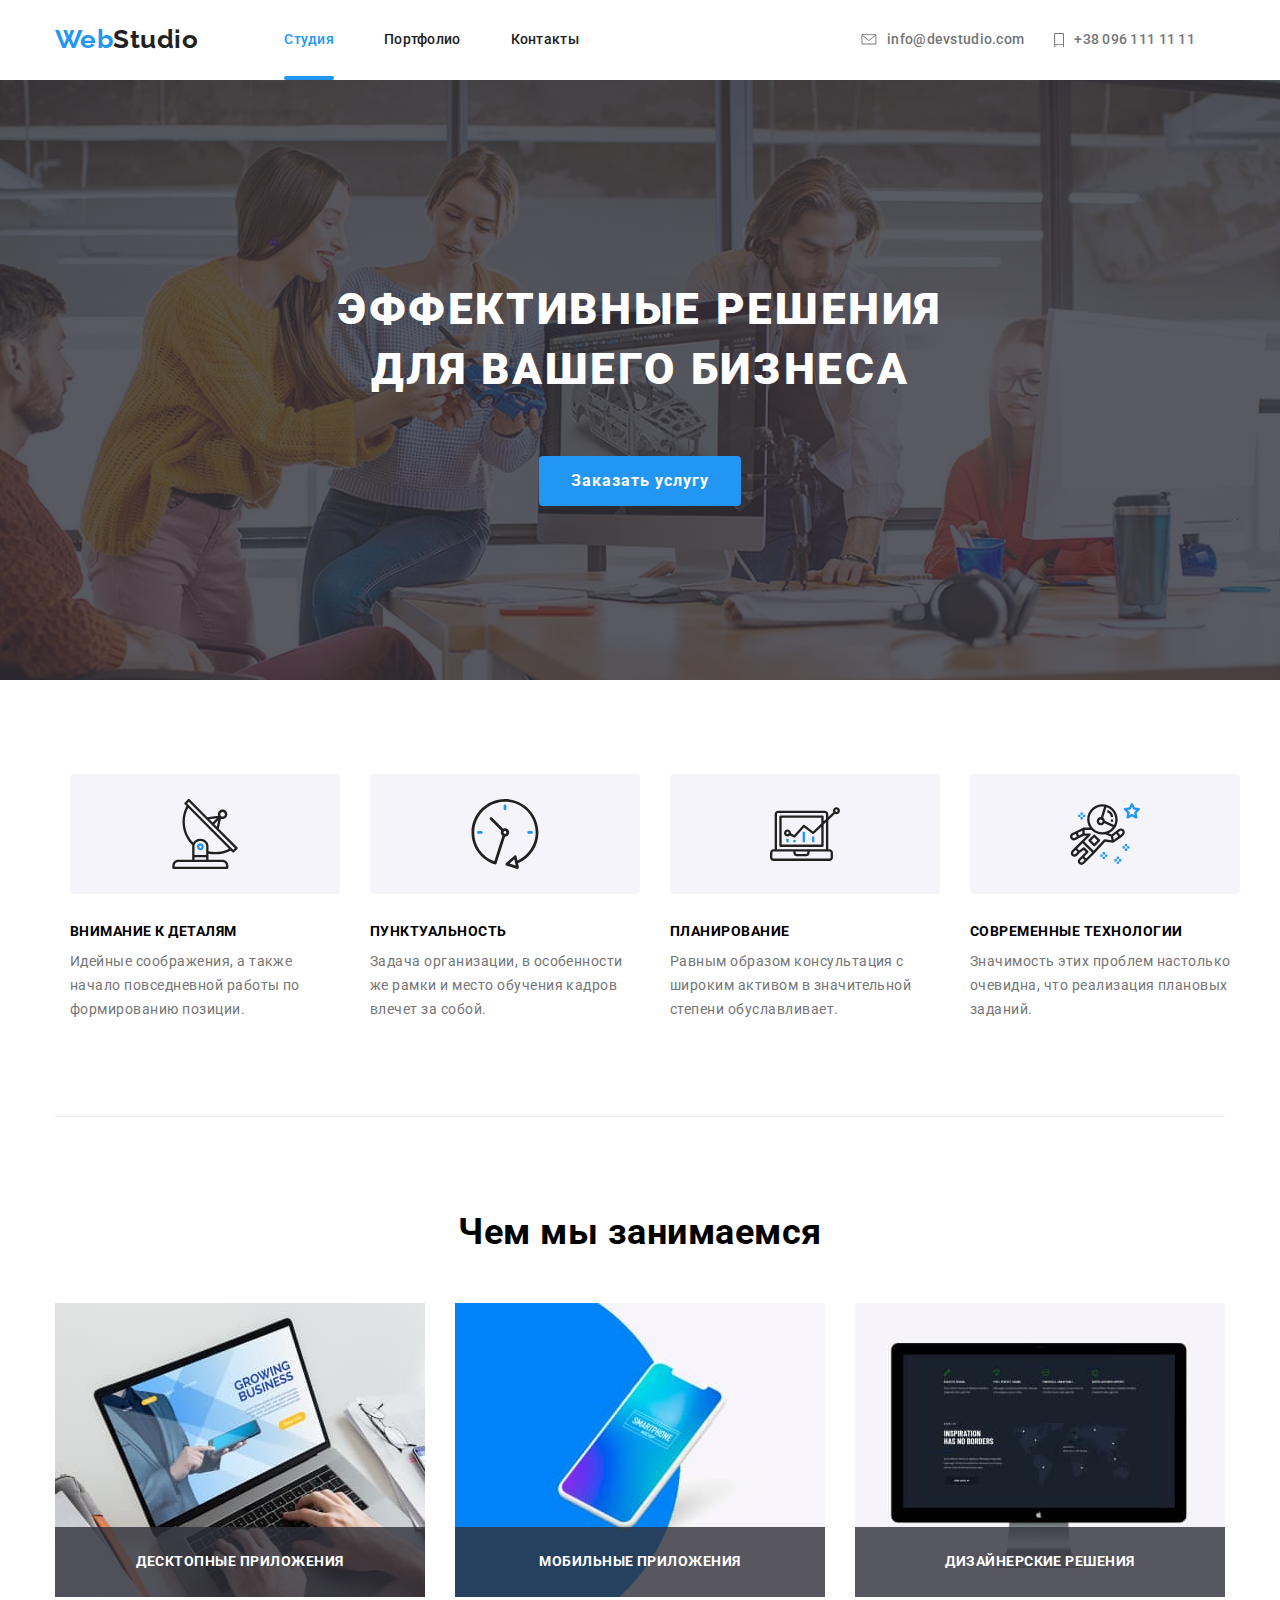
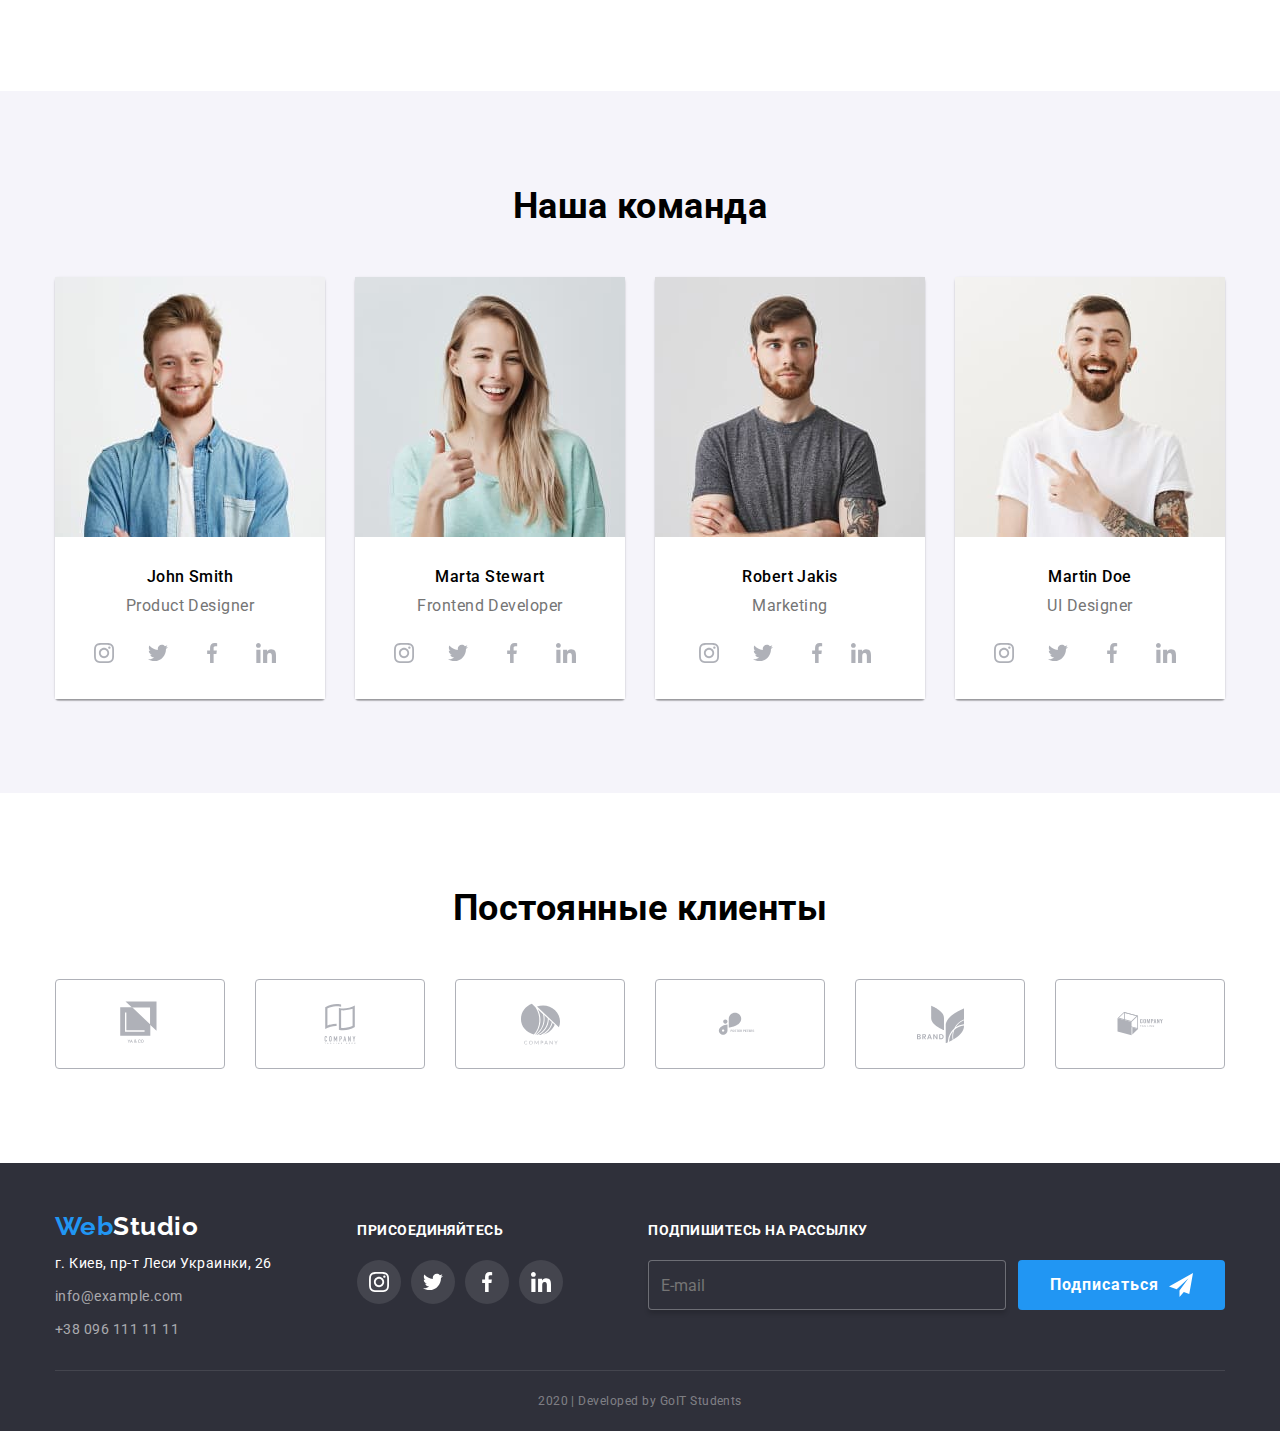
<file: index.html>
<!DOCTYPE html>
<html lang="ru">
  <head>
    <meta charset="UTF-8" />
    <meta name="viewport" content="width=device-width, initial-scale=1.0" />
    <title>Document</title>
    <link
      href="https://fonts.googleapis.com/css2?family=Raleway:wght@700&family=Roboto:wght@400;500;700;900&display=swap"
      rel="stylesheet"
    />
    <link
      rel="stylesheet"
      href="https://cdnjs.cloudflare.com/ajax/libs/modern-normalize/0.6.0/modern-normalize.min.css"
    />
    <link rel="stylesheet" href="./css/main.min.css" />
  </head>
  <body>
    <!--site header-->
    <header class="page-header">
      <div class="container main-nav">
        <nav class="nav">
          <a href="./index.html" class="logo">
            <span class="accent">Web</span>Studio
          </a>
          <ul class="site-nav">
            <li class="item">
              <a class="link current" href="">Студия </a>
            </li>
            <li class="item">
              <a class="link" href="./portfolio.html">Портфолио </a>
            </li>
            <li class="item">
              <a class="link" href="">Контакты </a>
            </li>
          </ul>
        </nav>

        <ul class="contact">
          <li class="item">
            <a class="link" href="mailto:info@devstudio.com">
              <svg class="link-icon" width="16" height="11.2">
                <use href="./images/sprite.svg#icon-envelope"></use>
              </svg>
              info@devstudio.com
            </a>
          </li>
          <li class="item">
            <a class="link" href="tel:+380961111111">
              <svg class="link-icon" width="10" height="14.94">
                <use href="./images/sprite.svg#icon-smartphone"></use>
              </svg>
              +38 096 111 11 11
            </a>
          </li>
        </ul>
      </div>
    </header>

    <main>
      <!--Hero-->
      <section class="hero">
        <div class="overlay">
          <h1 class="hero-title">
            эффективные решения <br />
            для вашего бизнеса
          </h1>
          <button class="button-hero" data-modal-open>Заказать услугу</button>
        </div>
      </section>

      <!--Features-->
      <div class="container">
        <section class="section border">
          <!-- <h2 class="section-title">Приемущества</h2> -->
          <ul class="container features">
            <li class="item">
              <div class="features-block">
                <svg class="features-icon">
                  <use href="./images/sprite.svg#icon-antenna"></use>
                </svg>
              </div>
              <h3 class="section-subtitle">Внимание к деталям</h3>
              <p class="section-text">
                Идейные соображения, а также начало повседневной работы по
                формированию позиции.
              </p>
            </li>
            <li class="item">
              <div class="features-block">
                <svg class="features-icon">
                  <use href="./images/sprite.svg#icon-clock"></use>
                </svg>
              </div>
              <h3 class="section-subtitle">Пунктуальность</h3>
              <p class="section-text">
                Задача организации, в особенности же рамки и место обучения
                кадров влечет за собой.
              </p>
            </li>
            <li class="item">
              <div class="features-block">
                <svg class="features-icon">
                  <use href="./images/sprite.svg#icon-diagram"></use>
                </svg>
              </div>
              <h3 class="section-subtitle">Планирование</h3>
              <p class="section-text">
                Равным образом консультация с широким активом в значительной
                степени обуславливает.
              </p>
            </li>
            <li class="item">
              <div class="features-block">
                <svg class="features-icon">
                  <use href="./images/sprite.svg#icon-astronaut"></use>
                </svg>
              </div>
              <h3 class="section-subtitle">Современные технологии</h3>
              <p class="section-text">
                Значимость этих проблем настолько очевидна, что реализация
                плановых заданий.
              </p>
            </li>
          </ul>
        </section>
      </div>
      <section class="section">
        <div class="container">
          <h2 class="section-title">Чем мы занимаемся</h2>
          <ul class="works">
            <li class="item">
              <a href="">
                <div class="desktop"></div>
                <div class="section-caption">
                  <p class="caption-text">Десктопные приложения</p>
                </div>
              </a>
            </li>
            <li class="item">
              <a href="">
                <div class="mobile"></div>
                <div class="section-caption">
                  <p class="caption-text">Мобильные приложения</p>
                </div>
              </a>
            </li>
            <li class="item">
              <a href="">
                <div class="design"></div>
                <div class="section-caption">
                  <p class="caption-text">Дизайнерские решения</p>
                </div>
              </a>
            </li>
          </ul>
        </div>
      </section>

      <!--Team-->
      <section class="section our">
        <div class="container">
          <h2 class="section-title">Наша команда</h2>
          <ul class="team">
            <li class="item">
              <img
                class="team-foto"
                src="./images/John_Smith.jpg"
                alt="John Smith на фото"
              />
              <div class="team-cards">
                <h3 class="section-heading">John Smith</h3>
                <p class="section-headline">Product Designer</p>
                <ul class="team-social">
                  <li class="team-link">
                    <a href="" class="social-block">
                      <svg width="20" height="20" class="social-links">
                        <use href="./images/sprite.svg#icon-instagram"></use>
                      </svg>
                    </a>
                  </li>
                  <li class="team-link">
                    <a href="" aria-label="иконка твиттер" class="social-block">
                      <svg width="20" height="20" class="social-links">
                        <use href="./images/sprite.svg#icon-twitter"></use>
                      </svg>
                    </a>
                  </li>
                  <li class="team-link">
                    <a href="" aria-label="иконка фейсбук" class="social-block">
                      <svg width="20" height="20" class="social-links">
                        <use href="./images/sprite.svg#icon-facebook"></use>
                      </svg>
                    </a>
                  </li>
                  <li class="team-link">
                    <a
                      href=""
                      aria-label="иконка линкедин"
                      class="social-block"
                    >
                      <svg width="20" height="20" class="social-links">
                        <use href="./images/sprite.svg#icon-linkedin"></use>
                      </svg>
                    </a>
                  </li>
                </ul>
              </div>
            </li>

            <li class="item">
              <img
                class="team-foto"
                src="./images/Marta_Stewart.jpg"
                alt="Marta Stewart на фото"
              />
              <div class="team-cards">
                <h3 class="section-heading">Marta Stewart</h3>
                <p class="section-headline">Frontend Developer</p>
                <ul class="team-social">
                  <li class="team-link">
                    <a href="" class="social-block">
                      <svg width="20" height="20" class="social-links">
                        <use href="./images/sprite.svg#icon-instagram"></use>
                      </svg>
                    </a>
                  </li>
                  <li class="team-link">
                    <a href="" class="social-block">
                      <svg width="20" height="20" class="social-links">
                        <use href="./images/sprite.svg#icon-twitter"></use>
                      </svg>
                    </a>
                  </li>
                  <li class="team-link">
                    <a href="" class="social-block">
                      <svg width="20" height="20" class="social-links">
                        <use href="./images/sprite.svg#icon-facebook"></use>
                      </svg>
                    </a>
                  </li>
                  <li class="team-link">
                    <a href="" class="social-block">
                      <svg width="20" height="20" class="social-links">
                        <use href="./images/sprite.svg#icon-linkedin"></use>
                      </svg>
                    </a>
                  </li>
                </ul>
              </div>
            </li>

            <li class="item">
              <img
                class="team-foto"
                src="./images/Robert_Jakis.jpg"
                alt="Robert Jakis на фото"
              />
              <div class="team-cards">
                <h3 class="section-heading">Robert Jakis</h3>
                <p class="section-headline">Marketing</p>
                <ul class="team-social">
                  <li class="team-link">
                    <a
                      href=""
                      aria-label="иконка instagtam"
                      class="social-block"
                    >
                      <svg width="20" height="20" class="social-links">
                        <use href="./images/sprite.svg#icon-instagram"></use>
                      </svg>
                    </a>
                  </li>
                  <li class="team-link">
                    <a href="" class="social-block">
                      <svg width="20" height="20" class="social-links">
                        <use href="./images/sprite.svg#icon-twitter"></use>
                      </svg>
                    </a>
                  </li>
                  <li class="link">
                    <a href="" class="social-block">
                      <svg width="20" height="20" class="social-links">
                        <use href="./images/sprite.svg#icon-facebook"></use>
                      </svg>
                    </a>
                  </li>
                  <li class="team-link">
                    <a href="" class="social-block">
                      <svg width="20" height="20" class="social-links">
                        <use href="./images/sprite.svg#icon-linkedin"></use>
                      </svg>
                    </a>
                  </li>
                </ul>
              </div>
            </li>

            <li class="item">
              <img
                class="team-foto"
                src="./images/Martin_Doe.jpg"
                alt="Martin Doe на фото"
              />
              <div class="team-cards">
                <h3 class="section-heading">Martin Doe</h3>
                <p class="section-headline">UI Designer</p>
                <ul class="team-social">
                  <li class="team-link">
                    <a href="" class="social-block">
                      <svg width="20" height="20" class="social-links">
                        <use href="./images/sprite.svg#icon-instagram"></use>
                      </svg>
                    </a>
                  </li>
                  <li class="team-link">
                    <a href="" class="social-block">
                      <svg width="20" height="20" class="social-links">
                        <use href="./images/sprite.svg#icon-twitter"></use>
                      </svg>
                    </a>
                  </li>
                  <li class="team-link">
                    <a href="" class="social-block">
                      <svg width="20" height="20" class="social-links">
                        <use href="./images/sprite.svg#icon-facebook"></use>
                      </svg>
                    </a>
                  </li>
                  <li class="team-link">
                    <a href="" class="social-block">
                      <svg width="20" height="20" class="social-links">
                        <use href="./images/sprite.svg#icon-linkedin"></use>
                      </svg>
                    </a>
                  </li>
                </ul>
              </div>
            </li>
          </ul>
        </div>
      </section>

      <!--Clients-->
      <section class="section">
        <div class="container">
          <h2 class="section-title">Постоянные клиенты</h2>
          <ul class="clients">
            <li class="company">
              <a href="" class="client-block">
                <svg width="44.27" height="49.23">
                  <use href="./images/sprite.svg#icon-Client1"></use>
                </svg>
              </a>
            </li>
            <li class="company">
              <a href="" class="client-block">
                <svg width="40" height="52">
                  <use href="./images/sprite.svg#icon-Client2"></use>
                </svg>
              </a>
            </li>
            <li class="company">
              <a href="" class="client-block">
                <svg width="41" height="42.6">
                  <use href="./images/sprite.svg#icon-Client3"></use>
                </svg>
              </a>
            </li>
            <li class="company">
              <a href="" class="client-block">
                <svg width="79.66" height="42.02">
                  <use href="./images/sprite.svg#icon-Client4"></use>
                </svg>
              </a>
            </li>
            <li class="company">
              <a href="" class="client-block">
                <svg width="59" height="47">
                  <use href="./images/sprite.svg#icon-Client5"></use>
                </svg>
              </a>
            </li>
            <li class="company">
              <a href="" class="client-block">
                <svg width="88.48" height="45.44">
                  <use href="./images/sprite.svg#icon-Client6"></use>
                </svg>
              </a>
            </li>
          </ul>
        </div>
      </section>
    </main>
    <!--Footer-->
    <footer class="footer">
      <div class="container footer-main">
        <div class="footer-item">
          <div class="footer-nav">
            <a class="logo" href="./index.html">
              <span class="accent">Web</span>Studio
            </a>
          </div>
          <ul class="footer-contact">
            <li class="adress">г. Киев, пр-т Леси Украинки, 26</li>
            <li>
              <a class="mail" href="mailto:info@devstudio.com">
                info@example.com
              </a>
            </li>
            <li>
              <a class="phone" href="tel:+380961111111"> +38 096 111 11 11 </a>
            </li>
          </ul>
        </div>
        <div class="footer-social">
          <div class="social">
            <p class="title">присоединяйтесь</p>
          </div>
          <ul class="social-icon">
            <li class="footer-icon">
              <a href="" class="footer-block">
                <svg width="20" height="20" class="footer-links">
                  <use href="./images/sprite.svg#icon-instagram"></use>
                </svg>
              </a>
            </li>
            <li class="footer-icon">
              <a href="" class="footer-block">
                <svg width="20" height="20" class="footer-links">
                  <use href="./images/sprite.svg#icon-twitter"></use>
                </svg>
              </a>
            </li>
            <li class="footer-icon">
              <a href="" class="footer-block">
                <svg width="20" height="20" class="footer-links">
                  <use href="./images/sprite.svg#icon-facebook"></use>
                </svg>
              </a>
            </li>
            <li class="footer-icon">
              <a href="" class="footer-block">
                <svg width="20" height="20" class="footer-links">
                  <use href="./images/sprite.svg#icon-linkedin"></use>
                </svg>
              </a>
            </li>
          </ul>
        </div>
        <div class="footer-subscription">
          <div class="subscription">
            <b class="title">подпишитесь на рассылку</b>
            <form class="footer-form" autocomplete="off">
              <label for="mail">
                <input type="email" class="footer-input" name="mail" placeholder="E-mail">
              </label>
              <button class="footer-button" type="submit">Подписаться
                <svg width="24" height="24" class="footer-mail">
                  <use href="./images/sprite.svg#icon-send"></use>
                </svg>
              </button>
            </form>
          </div>
        </div>
      </div>
      <div class="container copyright">
        <p class="copyright">2020 | Developed by GoIT Students</p>
      </div>
    </footer>

    <!--Modal-->

    <div class="backdrop is-hidden" data-modal>
      <div class="modal">
        <button class="exit-modal" data-modal-close  >
        </button>

        <form class="js-speaker-form" autocomplete="off">
          <div class="form-text">
            <b>Оставьте свои данные, мы вам перезвоним</b>
          </div>
          <div class="form-field">
            <input type="text"  class="form-input" name="name" id="name" placeholder=" ">
            <label for="name" class="form-label">Имя</label>
            <svg class="form-icon">
              <use href="./images/sprite.svg#icon-person"></use>
            </svg>
          </div>
          <div class="form-field">
            <input type="tel" class="form-input" name="tel" id="tel" placeholder=" ">
            <label for="tel" class="form-label">Телефон</label>
            <svg class="form-icon">
              <use href="./images/sprite.svg#icon-phone"></use>
            </svg>
          </div>
          <div class="form-field">
            <input type="email" class="form-input" name="mail" id="mail" placeholder=" ">
            <label for="mail" class="form-label">Почта</label>
            <svg class="form-icon">
              <use href="./images/sprite.svg#icon-email"></use>
            </svg>
          </div>
          <div class="form-field comment">
            <textarea name="comment" class="form-textarea" id="comment" placeholder=" "></textarea>
            <label for="comment" class="form-comment">Комментарий</label>
          </div>
          <div class="form-field">
            <input class="checkbox" type="checkbox" name="policy" id="policy">
            <label for="policy" class="form-policy">
              Соглашаюсь с рассылкой и принимаю
              <a href="" class="contract"> Условия договора 
              </a> 
            </label>
          </div>
          <button class="button-form" type="submit">Отправить</button>
        </form>
      </div>
    </div>

    <!-- Script -->

    <script src="./js/modal.js"> 
    </script>
    </body>
  </body>
</html>
</file>
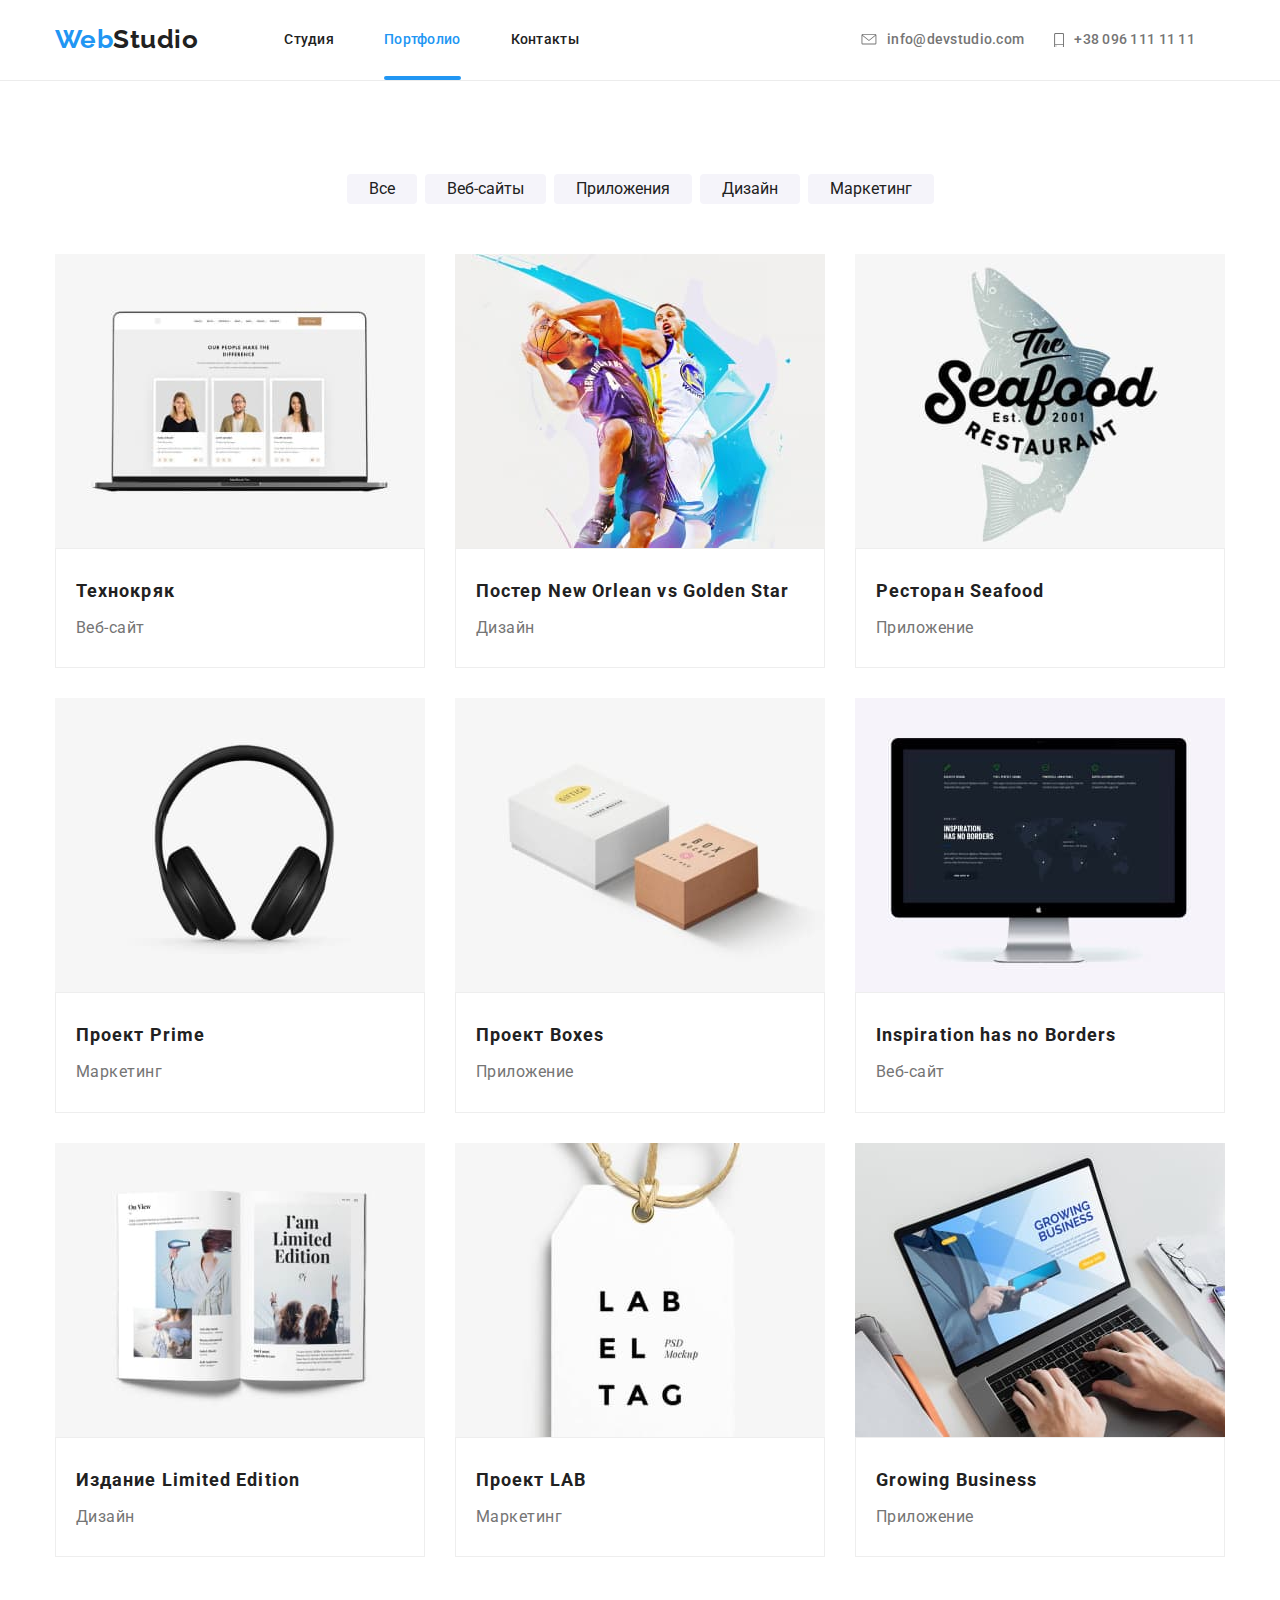
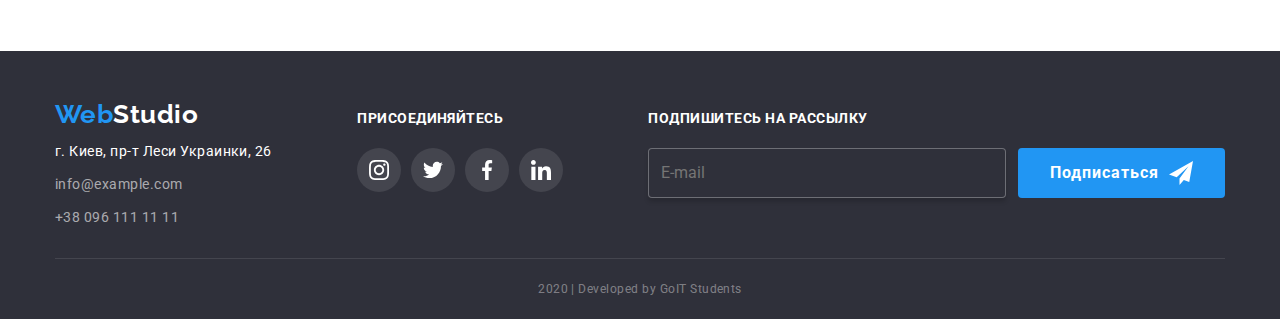
<file: portfolio.html>
<!DOCTYPE html>
<html lang="ru">
  <head>
    <meta charset="UTF-8" />
    <meta name="viewport" content="width=device-width, initial-scale=1.0" />
    <title>Document</title>
    <link
      href="https://fonts.googleapis.com/css2?family=Raleway:wght@700&family=Roboto:wght@400;500;700;900&display=swap"
      rel="stylesheet"
    />
    <link
      rel="stylesheet"
      href="https://cdnjs.cloudflare.com/ajax/libs/modern-normalize/0.6.0/modern-normalize.min.css"
    />
    <link rel="stylesheet" href="./css/main.min.css" />
  </head>
  <body>
    <!--site header-->
    <header class="portfolio page-header">
      <div class="container main-nav">
        <nav class="nav">
          <a href="./index.html" class="logo"
            ><span class="accent">Web</span>Studio
          </a>
          <ul class="site-nav">
            <li class="item"><a class="link" href="./index.html">Студия</a></li>
            <li class="item"><a class="link current" href="">Портфолио</a></li>
            <li class="item"><a class="link" href="">Контакты</a></li>
          </ul>
        </nav>
        <ul class="contact">
          <li class="item">
            <a class="link" href="mailto:info@devstudio.com">
              <svg class="link-icon" width="16" height="11.2">
                <use href="./images/sprite.svg#icon-envelope"></use>
              </svg>
              info@devstudio.com
            </a>
          </li>
          <li class="item">
            <a class="link" href="tel:+380961111111">
              <svg class="link-icon" width="10" height="14.94">
                <use href="./images/sprite.svg#icon-smartphone"></use>
              </svg>
              +38 096 111 11 11
            </a>
          </li>
        </ul>
      </div>
    </header>

    <!--Portfolio-->
    <main>
      <!-- <h1>Портфолио</h1> -->
      <section class="portfolio main">
        <div class="container">
          <ul class="filter-button">
            <li class="item">
              <button class="button-portfolio" type="button">Все</button>
            </li>
            <li class="item">
              <button class="button-portfolio" type="button">Веб-сайты</button>
            </li>
            <li class="item">
              <button class="button-portfolio" type="button">Приложения</button>
            </li>
            <li class="item">
              <button class="button-portfolio" type="button">Дизайн</button>
            </li>
            <li class="item">
              <button class="button-portfolio" type="button">Маркетинг</button>
            </li>
          </ul>
        </div>
        <div class="container">
          <ul class="filter">
            <li class="card">
              <a href="" class="card-link">
                <div class="card-foto">
                  <img
                    src="./images/Techno_crack.jpg"
                    alt="ноутбук на фото"
                    width="370"
                  />
                  <p class="description">
                    Технокряк это современная<br />
                    площадка распространения<br />коронавируса. Компании
                    <br />используют эту платформу для<br />цифрового шпионажа и
                    атак на<br />защищённые сервера конкурентов.
                  </p>
                </div>
                <div class="card-content">
                  <h2 class="title">Технокряк</h2>
                  <p class="text">Веб-сайт</p>
                </div>
              </a>
            </li>
            <li class="card">
              <a href="" class="card-link">
                <div class="card-foto">
                  <img
                    src="./images/Basketball.jpg"
                    alt="баскетбол на фото"
                    width="370"
                  />
                  <p class="description">
                    Технокряк это современная<br />
                    площадка распространения<br />коронавируса. Компании
                    <br />используют эту платформу для<br />цифрового шпионажа и
                    атак на<br />защищённые сервера конкурентов.
                  </p>
                </div>
                <div class="card-content">
                  <h2 class="title">Постер New Orlean vs Golden Star</h2>
                  <p class="text">Дизайн</p>
                </div>
              </a>
            </li>
            <li class="card">
              <a href="" class="card-link">
                <div class="card-foto">
                  <img
                    src="./images/Seafood_restaurant.jpg"
                    alt="ресторан на фото"
                    width="370"
                  />
                  <p class="description">
                    Технокряк это современная<br />
                    площадка распространения<br />коронавируса. Компании
                    <br />используют эту платформудля<br />цифрового шпионажа и
                    атак на<br />защищённые сервера конкурентов.
                  </p>
                </div>
                <div class="card-content">
                  <h2 class="title">Ресторан Seafood</h2>
                  <p class="text">Приложение</p>
                </div>
              </a>
            </li>
            <li class="card">
              <a href="" class="card-link">
                <div class="card-foto">
                  <img
                    src="./images/Headfones.jpg"
                    alt="наушники на фото"
                    width="370"
                  />
                  <p class="description">
                    Технокряк это современная<br />
                    площадка распространения<br />коронавируса. Компании
                    <br />используют эту платформудля<br />цифрового шпионажа и
                    атак на<br />защищённые сервера конкурентов.
                  </p>
                </div>
                <div class="card-content">
                  <h2 class="title">Проект Prime</h2>
                  <p class="text">Маркетинг</p>
                </div>
              </a>
            </li>
            <li class="card">
              <a href="" class="card-link">
                <div class="card-foto">
                  <img
                    src="./images/Boxes.jpg"
                    alt="коробки на фото"
                    width="370"
                  />
                  <p class="description">
                    Технокряк это современная<br />
                    площадка распространения<br />коронавируса. Компании
                    <br />используют эту платформудля<br />цифрового шпионажа и
                    атак на<br />защищённые сервера конкурентов.
                  </p>
                </div>
                <div class="card-content">
                  <h2 class="title">Проект Boxes</h2>
                  <p class="text">Приложение</p>
                </div>
              </a>
            </li>
            <li class="card">
              <a href="" class="card-link">
                <div class="card-foto">
                  <img
                    src="./images/Monitor_mac.jpg"
                    alt="монитор mac на фото"
                    width="370"
                  />
                  <p class="description">
                    Технокряк это современная<br />
                    площадка распространения<br />коронавируса. Компании
                    <br />используют эту платформудля<br />цифрового шпионажа и
                    атак на<br />защищённые сервера конкурентов.
                  </p>
                </div>
                <div class="card-content">
                  <h2 class="title">Inspiration has no Borders</h2>
                  <p class="text">Веб-сайт</p>
                </div>
              </a>
            </li>
            <li class="card">
              <a href="" class="card-link">
                <div class="card-foto">
                  <img
                    src="./images/Book.jpg"
                    alt="книжка на фото"
                    width="370"
                  />
                  <p class="description">
                    Технокряк это современная<br />
                    площадка распространения<br />коронавируса. Компании
                    <br />используют эту платформудля<br />цифрового шпионажа и
                    атак на<br />защищённые сервера конкурентов.
                  </p>
                </div>
                <div class="card-content">
                  <h2 class="title">Издание Limited Edition</h2>
                  <p class="text">Дизайн</p>
                </div>
              </a>
            </li>
            <li class="card">
              <a href="" class="card-link">
                <div class="card-foto">
                  <img
                    src="./images/Lab.jpg"
                    alt="проект lab на фото"
                    width="370"
                  />
                  <p class="description">
                    Технокряк это современная<br />
                    площадка распространения<br />коронавируса. Компании
                    <br />используют эту платформудля<br />цифрового шпионажа и
                    атак на<br />защищённые сервера конкурентов.
                  </p>
                </div>
                <div class="card-content">
                  <h2 class="title">Проект LAB</h2>
                  <p class="text">Маркетинг</p>
                </div>
              </a>
            </li>
            <li class="card">
              <a href="" class="card-link">
                <div class="card-foto">
                  <img
                    class="card-image"
                    src="./images/Business.jpg"
                    alt="ноутбук на фото"
                    width="370"
                  />
                  <p class="description">
                    Технокряк это современная<br />
                    площадка распространения<br />коронавируса. Компании
                    <br />используют эту платформудля<br />цифрового шпионажа и
                    атак на<br />защищённые сервера конкурентов.
                  </p>
                </div>
                <div class="card-content">
                  <h2 class="title">Growing Business</h2>
                  <p class="text">Приложение</p>
                </div>
              </a>
            </li>
          </ul>
        </div>
      </section>
    </main>
    <!--Footer-->
    <footer class="footer">
      <div class="container footer-main">
        <div class="footer-item">
          <div class="footer-nav">
            <a class="logo" href="./index.html">
              <span class="accent">Web</span>Studio
            </a>
          </div>
          <ul class="footer-contact">
            <li class="adress">г. Киев, пр-т Леси Украинки, 26</li>
            <li>
              <a class="mail" href="mailto:info@devstudio.com">
                info@example.com
              </a>
            </li>
            <li>
              <a class="phone" href="tel:+380961111111"> +38 096 111 11 11 </a>
            </li>
          </ul>
        </div>
        <div class="footer-social">
          <div class="social">
            <p class="title">присоединяйтесь</p>
          </div>
          <ul class="social-icon">
            <li class="footer-icon">
              <a href="" class="footer-block">
                <svg width="20" height="20" class="footer-links">
                  <use href="./images/sprite.svg#icon-instagram"></use>
                </svg>
              </a>
            </li>
            <li class="footer-icon">
              <a href="" class="footer-block">
                <svg width="20" height="20" class="footer-links">
                  <use href="./images/sprite.svg#icon-twitter"></use>
                </svg>
              </a>
            </li>
            <li class="footer-icon">
              <a href="" class="footer-block">
                <svg width="20" height="20" class="footer-links">
                  <use href="./images/sprite.svg#icon-facebook"></use>
                </svg>
              </a>
            </li>
            <li class="footer-icon">
              <a href="" class="footer-block">
                <svg width="20" height="20" class="footer-links">
                  <use href="./images/sprite.svg#icon-linkedin"></use>
                </svg>
              </a>
            </li>
          </ul>
        </div>
        <div class="footer-subscription">
          <div class="subscription">
            <b class="title">подпишитесь на рассылку</b>
            <form class="footer-form" autocomplete="off">
              <label for="mail">
                <input
                  type="email"
                  class="footer-input"
                  name="mail"
                  placeholder="E-mail"
                />
              </label>
              <button class="footer-button" type="submit">
                Подписаться
                <svg width="24" height="24" class="footer-mail">
                  <use href="./images/sprite.svg#icon-send"></use>
                </svg>
              </button>
            </form>
          </div>
        </div>
      </div>
      <div class="container copyright">
        <p class="copyright">2020 | Developed by GoIT Students</p>
      </div>
    </footer>
  </body>
</html>
</file>
<file: css/main.min.css>
html{-webkit-box-sizing:border-box;box-sizing:border-box}*,*::before,*::after{-webkit-box-sizing:inherit;box-sizing:inherit}.container{margin-left:auto;margin-right:auto;width:1200px;padding-left:15px;padding-right:15px}body{font-family:Roboto, sans-serif;letter-spacing:0.03em;color:var(--primary-text-color);background-color:var(--background-color)}ul{padding:0px;margin:0px;list-style:none}a{text-decoration:none}img{display:block;max-width:100%;height:auto}.logo{font-family:Raleway,sans-serif;font-weight:700;font-size:26px;line-height:1.2;color:#212121;-webkit-transition:color 250ms cubic-bezier(0.4, 0, 0.2, 1);transition:color 250ms cubic-bezier(0.4, 0, 0.2, 1)}.logo .accent{color:#2196f3}.logo:focus{color:#2196f3}.main-nav{display:-webkit-box;display:-ms-flexbox;display:flex;-webkit-box-align:center;-ms-flex-align:center;align-items:center;-webkit-box-pack:center;-ms-flex-pack:center;justify-content:center}.nav{display:-webkit-box;display:-ms-flexbox;display:flex;-webkit-box-align:center;-ms-flex-align:center;align-items:center}.site-nav{display:-webkit-box;display:-ms-flexbox;display:flex;margin-left:86px}.site-nav .item+.item{margin-left:50px}.site-nav .link{display:block;padding-top:32px;padding-bottom:32px;font-weight:500;font-size:14px;line-height:1.14;letter-spacing:0.02em;-webkit-transition:color 250ms cubic-bezier(0.4, 0, 0.2, 1);transition:color 250ms cubic-bezier(0.4, 0, 0.2, 1);color:#212121}.site-nav .link:hover,.site-nav .link:focus,.site-nav .link:active{color:#2196f3}.site-nav .link.current{position:relative;color:#2196f3}.link.current::after{position:absolute;bottom:0px;border-radius:2px;content:" ";display:block;width:100%;height:4px;background-color:#2196f3}.contact{display:-webkit-box;display:-ms-flexbox;display:flex;margin-left:auto;-webkit-box-align:center;-ms-flex-align:center;align-items:center;-webkit-box-pack:center;-ms-flex-pack:center;justify-content:center}.contact .item{display:-webkit-box;display:-ms-flexbox;display:flex;margin-right:30px}.contact .link{display:-webkit-box;display:-ms-flexbox;display:flex;-webkit-box-align:center;-ms-flex-align:center;align-items:center;-webkit-box-pack:center;-ms-flex-pack:center;justify-content:center;font-weight:500;font-size:14px;line-height:1.14;letter-spacing:0.02em;color:#757575;-webkit-transition:color 250ms cubic-bezier(0.4, 0, 0.2, 1);transition:color 250ms cubic-bezier(0.4, 0, 0.2, 1)}.contact .link:hover,.contact .link:focus{color:#2196f3}.contact .link-icon{fill:currentColor;margin-right:10px}.hero-title{display:block;margin-top:0px;margin-bottom:56px;padding-top:200px;font-weight:900;font-size:44px;line-height:1.36;letter-spacing:0.06em;text-transform:uppercase;color:#fff}.overlay{max-width:1600px;height:600px;margin-left:auto;margin-right:auto;background-size:cover;text-align:center;background-repeat:no-repeat;background-position:center;background-image:-webkit-gradient(linear, left top, left bottom, from(rgba(47,48,58,0.8)), to(rgba(47,48,58,0.8))),url("../images/Header_img.jpg");background-image:linear-gradient(rgba(47,48,58,0.8), rgba(47,48,58,0.8)),url("../images/Header_img.jpg")}.backdrop{position:fixed;top:0;left:0;width:100%;height:100%;opacity:1;background:rgba(0,0,0,0.2);-webkit-transition:opacity 250ms cubic-bezier(0.4, 0, 0.2, 1);transition:opacity 250ms cubic-bezier(0.4, 0, 0.2, 1)}.backdrop.is-hidden{opacity:0;pointer-events:none}.backdrop.is-hidden .modal{-webkit-transform:translate(-50%, -50%) scale(1.1);transform:translate(-50%, -50%) scale(1.1)}.modal{position:absolute;top:50%;left:50%;-webkit-transform:translate(-50%, -50%) scale(1);transform:translate(-50%, -50%) scale(1);width:528px;border-radius:4px;background:#fff;-webkit-box-shadow:0px 2px 1px rgba(0,0,0,0.2),0px 1px 1px rgba(0,0,0,0.14),0px 1px 3px rgba(0,0,0,0.12);box-shadow:0px 2px 1px rgba(0,0,0,0.2),0px 1px 1px rgba(0,0,0,0.14),0px 1px 3px rgba(0,0,0,0.12);-webkit-transition:-webkit-transform 250ms cubic-bezier(0.4, 0, 0.2, 1);transition:-webkit-transform 250ms cubic-bezier(0.4, 0, 0.2, 1);transition:transform 250ms cubic-bezier(0.4, 0, 0.2, 1);transition:transform 250ms cubic-bezier(0.4, 0, 0.2, 1), -webkit-transform 250ms cubic-bezier(0.4, 0, 0.2, 1)}form{margin-left:auto;margin-right:auto;padding:40px;text-align:center}.form-input{border-radius:4px;padding-left:42px;border:1px solid rgba(33,33,33,0.2);-webkit-transition:border-color 250ms cubic-bezier(0.4, 0, 0.2, 1);transition:border-color 250ms cubic-bezier(0.4, 0, 0.2, 1)}.form-input:focus,.form-input:not(:placeholder-shown){border-color:#2196f3;outline:none}.form-input:focus+.form-label,.form-input:not(:placeholder-shown)+.form-label{-webkit-transform:translate(-26px, -40px);transform:translate(-26px, -40px);color:#2196f3}.form-input:focus ~ .form-icon{fill:#2196f3}.form-input:not(:placeholder-shown) ~ .form-icon{fill:#2196f3}.form-label{position:absolute;top:50%;left:42px;-webkit-transform:translateY(-50%);transform:translateY(-50%);font-size:14px;line-height:1.14;letter-spacing:0.01em;color:#757575;-webkit-transition:color 250ms cubic-bezier(0.4, 0, 0.2, 1),-webkit-transform 250ms cubic-bezier(0.4, 0, 0.2, 1);transition:color 250ms cubic-bezier(0.4, 0, 0.2, 1),-webkit-transform 250ms cubic-bezier(0.4, 0, 0.2, 1);transition:transform 250ms cubic-bezier(0.4, 0, 0.2, 1),color 250ms cubic-bezier(0.4, 0, 0.2, 1);transition:transform 250ms cubic-bezier(0.4, 0, 0.2, 1),color 250ms cubic-bezier(0.4, 0, 0.2, 1),-webkit-transform 250ms cubic-bezier(0.4, 0, 0.2, 1)}.form-icon{display:inline-block;position:absolute;top:50%;left:19px;width:18px;height:18px;-webkit-transform:translateY(-50%);transform:translateY(-50%);-webkit-transition:fill 250ms cubic-bezier(0.4, 0, 0.2, 1);transition:fill 250ms cubic-bezier(0.4, 0, 0.2, 1)}.form-text{margin-top:0;margin-bottom:30px;text-align:center;font-weight:700;font-size:20px;line-height:1.15}.form-comment{position:absolute;top:12px;left:16px;font-size:14px;line-height:1.14;letter-spacing:0.01em;color:#757575;-webkit-transition:color 250ms cubic-bezier(0.4, 0, 0.2, 1),-webkit-transform 250ms cubic-bezier(0.4, 0, 0.2, 1);transition:color 250ms cubic-bezier(0.4, 0, 0.2, 1),-webkit-transform 250ms cubic-bezier(0.4, 0, 0.2, 1);transition:transform 250ms cubic-bezier(0.4, 0, 0.2, 1),color 250ms cubic-bezier(0.4, 0, 0.2, 1);transition:transform 250ms cubic-bezier(0.4, 0, 0.2, 1),color 250ms cubic-bezier(0.4, 0, 0.2, 1),-webkit-transform 250ms cubic-bezier(0.4, 0, 0.2, 1)}.form-field{position:relative;margin-bottom:28px}.form-field input{width:100%;height:40px;border-radius:4px}.form-field.comment{position:relative;margin-bottom:20px}textarea{-webkit-box-sizing:border-box;box-sizing:border-box;padding:12px 16px;width:100%;height:120px;resize:none;border-radius:4px;border:1px solid rgba(33,33,33,0.2)}.form-textarea{border-radius:4px;border:1px solid rgba(33,33,33,0.2);-webkit-transition:border-color 250ms cubic-bezier(0.4, 0, 0.2, 1);transition:border-color 250ms cubic-bezier(0.4, 0, 0.2, 1)}.form-textarea:focus,.form-textarea:not(:placeholder-shown){border-color:#2196f3;outline:none}.form-textarea:focus+.form-comment,.form-textarea:not(:placeholder-shown)+.form-comment{-webkit-transform:translateY(-32px);transform:translateY(-32px);color:#2196f3}.form-policy{display:-webkit-box;display:-ms-flexbox;display:flex;-webkit-box-pack:center;-ms-flex-pack:center;justify-content:center;-webkit-box-align:center;-ms-flex-align:center;align-items:center;margin-bottom:30px;font-size:14px;line-height:1.7;color:#757575}.form-policy::before{content:"";display:inline-block;margin-right:8.48px;left:0;width:15.9px;height:15px;border-radius:2px;border:2px solid #212121;background-color:#fff;-webkit-transition:border 250ms cubic-bezier(0.4, 0, 0.2, 1),background-color 250ms cubic-bezier(0.4, 0, 0.2, 1);transition:border 250ms cubic-bezier(0.4, 0, 0.2, 1),background-color 250ms cubic-bezier(0.4, 0, 0.2, 1)}.checkbox{-webkit-appearence:none;-moz-appearence:none;-webkit-appearance:none;-moz-appearance:none;appearance:none;position:absolute;width:1px;height:1px;margin:-1px;border:0;padding:0;clip:rect(0 0 0 0);overflow:hidden}.checkbox:checked+.form-policy::before,.checkbox:checked+.form-policy:before{content:"";background-size:contain;background-origin:border-box;border:2px solid #2196f3;background-color:#2196f3;background-image:url("../images/check.svg")}.contract{display:inline-block;padding-left:5px;text-decoration:underline;color:#2196f3}.button-portfolio{padding:6px 22px;border:10px;border-radius:4px;font-family:inherit;-webkit-transition:color 250ms cubic-bezier(0.4, 0, 0.2, 1),background-color 250ms cubic-bezier(0.4, 0, 0.2, 1);transition:color 250ms cubic-bezier(0.4, 0, 0.2, 1),background-color 250ms cubic-bezier(0.4, 0, 0.2, 1);color:#212121;background-color:#f5f4fa}.button-portfolio:last-child{margin-right:0px}.button-portfolio:hover,.button-portfolio:focus{color:#fff;background-color:#2196f3}.button-hero{display:inline-block;padding:10px 32px;border-radius:4px;border:0px;font-weight:700;font-size:16px;line-height:1.9;text-align:center;letter-spacing:0.06em;color:#fff;background-color:#2196f3;-webkit-transition:color 250ms cubic-bezier(0.4, 0, 0.2, 1);transition:color 250ms cubic-bezier(0.4, 0, 0.2, 1)}.button:focus{color:#2196f3}.button-form{display:inline-block;padding:10px 55px 10px 56px;border-radius:4px;border:0px;font-weight:700;font-size:16px;line-height:1.9;text-align:center;letter-spacing:0.06em;color:#fff;background-color:#2196f3;-webkit-box-shadow:0px 4px 4px rgba(0,0,0,0.15);box-shadow:0px 4px 4px rgba(0,0,0,0.15);-webkit-transition:color 250ms cubic-bezier(0.4, 0, 0.2, 1);transition:color 250ms cubic-bezier(0.4, 0, 0.2, 1)}.button-form:focus{color:#2196f3}.exit-modal{position:absolute;display:block;top:0;right:0;width:30px;height:30px;border:0px;border-radius:50%;-webkit-transform:translate(9px, -9px);transform:translate(9px, -9px);background-image:url("../images/close.svg");background-size:18px, 18px;background-repeat:no-repeat;background-position:center;background-color:#fff;-webkit-box-shadow:0px 2px 1px rgba(0,0,0,0.2),0px 1px 1px rgba(0,0,0,0.14),0px 1px 3px rgba(0,0,0,0.12);box-shadow:0px 2px 1px rgba(0,0,0,0.2),0px 1px 1px rgba(0,0,0,0.14),0px 1px 3px rgba(0,0,0,0.12)}.features{display:-webkit-box;display:-ms-flexbox;display:flex;-webkit-box-pack:center;-ms-flex-pack:center;justify-content:center}.features .item{width:270px;margin-right:30px}.features .item:last-child{margin-right:0px}.features-block{display:-webkit-box;display:-ms-flexbox;display:flex;-webkit-box-align:center;-ms-flex-align:center;align-items:center;-webkit-box-pack:center;-ms-flex-pack:center;justify-content:center;margin-bottom:30px;width:270px;height:120px;background-color:#f5f4fa;border-radius:4px}.features-icon{width:70px;height:70px}.section{padding-top:94px;padding-bottom:94px}.section-title{margin-top:0px;margin-bottom:50px;font-weight:700;font-size:36px;line-height:1.17;text-align:center}.section-subtitle{margin-top:0px;margin-bottom:10px;font-weight:700;font-size:14px;line-height:1.14;text-transform:uppercase}.section-text{margin-top:0px;margin-bottom:0px;font-size:14px;line-height:1.71;color:#757575}.section.border{border-bottom:1px solid #ececec}.section-title{margin-top:0px;margin-bottom:50px;font-weight:700;font-size:36px;line-height:1.17;text-align:center}.works{display:-webkit-box;display:-ms-flexbox;display:flex}.works .item{position:relative;margin-right:30px}.works .item:last-child{margin-right:0px}.desktop{width:370px;height:294px;background-image:url("../images/Desktop_applications.jpg")}.mobile{width:370px;height:294px;background-image:url("../images/Mobile_applications.jpg")}.design{width:370px;height:294px;background-image:url("../images/Design_solutions.jpg")}.section-caption{position:absolute;bottom:0;width:100%;padding:27px 0px;font-weight:700;font-size:14px;line-height:1.14;text-align:center;text-transform:uppercase;color:#fff;background-color:rgba(47,48,58,0.8)}.caption-text{margin-top:0px;margin-bottom:0px}.section.our{background-color:#f5f4fa}.team{display:-webkit-box;display:-ms-flexbox;display:flex}.team>.item:last-child{margin-right:0px}.team>.item{margin-right:30px;-webkit-box-shadow:0px 2px 1px rgba(0,0,0,0.2),0px 1px 1px rgba(0,0,0,0.14),0px 1px 3px rgba(0,0,0,0.12);box-shadow:0px 2px 1px rgba(0,0,0,0.2),0px 1px 1px rgba(0,0,0,0.14),0px 1px 3px rgba(0,0,0,0.12);border-radius:4px}.team-cards{height:162px;background-color:#fff}.team-social{display:-webkit-box;display:-ms-flexbox;display:flex;-webkit-box-pack:center;-ms-flex-pack:center;justify-content:center}.team-social .team-link{margin-right:10px}.social-block{display:-webkit-box;display:-ms-flexbox;display:flex;-webkit-box-align:center;-ms-flex-align:center;align-items:center;-webkit-box-pack:center;-ms-flex-pack:center;justify-content:center;width:44px;height:44px;border-radius:50%;fill:#afb1b8;background-color:#fff;-webkit-transition:fill 250ms cubic-bezier(0.4, 0, 0.2, 1),background-color 250ms cubic-bezier(0.4, 0, 0.2, 1);transition:fill 250ms cubic-bezier(0.4, 0, 0.2, 1),background-color 250ms cubic-bezier(0.4, 0, 0.2, 1)}.social-block:hover,.social-block:focus{fill:#fff;background-color:#2196f3}.section-heading{margin-top:0px;margin-bottom:10px;padding-top:30px;font-weight:500;font-size:16px;line-height:1.19;text-align:center}.section-headline{margin-top:0px;margin-bottom:16px;font-size:16px;line-height:1.19;text-align:center;color:#757575}.clients{display:-webkit-box;display:-ms-flexbox;display:flex}.clients>.company{display:-webkit-box;display:-ms-flexbox;display:flex;margin-right:30px;text-align:center}.clients>.company:last-child{margin-right:0px}.client-block{display:-webkit-box;display:-ms-flexbox;display:flex;-webkit-box-align:center;-ms-flex-align:center;align-items:center;-webkit-box-pack:center;-ms-flex-pack:center;justify-content:center;width:170px;height:90px;border-radius:4px;-webkit-transition:fill 250ms cubic-bezier(0.4, 0, 0.2, 1),border 250ms cubic-bezier(0.4, 0, 0.2, 1);transition:fill 250ms cubic-bezier(0.4, 0, 0.2, 1),border 250ms cubic-bezier(0.4, 0, 0.2, 1);fill:#afb1b8;border:1px solid #afb1b8}.client-block:hover,.client-block:focus{fill:#2196f3;border:1px solid #2196f3}.footer{background-color:#2f303a}.footer-main{display:-webkit-box;display:-ms-flexbox;display:flex;-webkit-box-align:baseline;-ms-flex-align:baseline;align-items:baseline;-webkit-box-pack:justify;-ms-flex-pack:justify;justify-content:space-between}.footer .logo{display:inline-block;margin-bottom:10px;padding-top:48px;-webkit-transition:color 250ms cubic-bezier(0.4, 0, 0.2, 1);transition:color 250ms cubic-bezier(0.4, 0, 0.2, 1);color:#fff}.footer .logo:focus{color:#2196f3}.footer-contact .adress{display:block;margin-bottom:9px;margin-top:0px;font-size:14px;line-height:1.71;color:#fff}.footer-contact .mail{display:block;margin-bottom:9px;margin-top:0px;font-size:14px;line-height:1.71;color:rgba(255,255,255,0.6)}.footer-contact .phone{display:block;margin-bottom:28px;margin-top:0px;font-size:14px;line-height:1.71;color:rgba(255,255,255,0.6)}.social-icon{display:-webkit-box;display:-ms-flexbox;display:flex}.social-icon>.footer-icon{margin-right:10px}.social-icon>.footer-icon:last-child{margin-right:0px}.footer-block{display:-webkit-box;display:-ms-flexbox;display:flex;-webkit-box-align:center;-ms-flex-align:center;align-items:center;-webkit-box-pack:center;-ms-flex-pack:center;justify-content:center;width:44px;height:44px;border-radius:50%;fill:#fff;background-color:rgba(255,255,255,0.1);-webkit-transition:fill 250ms cubic-bezier(0.4, 0, 0.2, 1),background-color 250ms cubic-bezier(0.4, 0, 0.2, 1);transition:fill 250ms cubic-bezier(0.4, 0, 0.2, 1),background-color 250ms cubic-bezier(0.4, 0, 0.2, 1)}.footer-block:hover,.footer-block:focus{fill:#fff;background-color:#2196f3}.footer .title{display:inline-block;margin-bottom:21px;margin-top:0px;font-weight:700;font-size:14px;line-height:1.14;text-transform:uppercase;color:#fff}.footer-button{display:-webkit-box;display:-ms-flexbox;display:flex;-webkit-box-align:center;-ms-flex-align:center;align-items:center;padding:10px 32px;border-radius:4px;border:0px;font-weight:700;font-size:16px;line-height:1.9;text-align:center;letter-spacing:0.06em;color:#fff;background-color:#2196f3}.footer-form{display:-webkit-box;display:-ms-flexbox;display:flex;-webkit-box-align:center;-ms-flex-align:center;align-items:center;margin:0;padding:0}.footer-input{-webkit-box-sizing:border-box;box-sizing:border-box;width:358px;height:50px;margin-right:12px;padding-left:12px;border-radius:4px;border:1px solid rgba(255,255,255,0.3);font-size:16px;line-height:1.25;-webkit-box-shadow:0px 4px 4px rgba(0,0,0,0.15);box-shadow:0px 4px 4px rgba(0,0,0,0.15);color:rgba(255,255,255,0.6);background-color:#2f303a}.footer-mail{margin-left:10px;fill:#fff}.footer .copyright{text-align:center;font-size:12px;line-height:2;color:rgba(255,255,255,0.4)}.container .copyright{display:-webkit-box;display:-ms-flexbox;display:flex;-webkit-box-pack:center;-ms-flex-pack:center;justify-content:center;padding-top:18px;padding-bottom:18px;margin-top:0px;margin-bottom:0px;border-top:1px solid rgba(255,255,255,0.1)}.portfolio.page-header{border-bottom:1px solid #ececec}.portfolio.main{padding-top:93px;padding-bottom:94px}.filter-button{display:-webkit-box;display:-ms-flexbox;display:flex;-webkit-box-pack:center;-ms-flex-pack:center;justify-content:center;margin-bottom:50px}.filter-button>.item+.item{margin-left:8px}.filter{display:-webkit-box;display:-ms-flexbox;display:flex;-ms-flex-wrap:wrap;flex-wrap:wrap}.filter>.card{width:370px;margin-right:30px;margin-bottom:30px}.filter>.card:nth-child(3n){margin-right:0px}.filter>.card:nth-last-child(-n+3){margin-bottom:0px}.filter>.card{margin-right:30px;border-radius:4px;-webkit-transition:-webkit-box-shadow 250ms cubic-bezier(0.4, 0, 0.2, 1);transition:-webkit-box-shadow 250ms cubic-bezier(0.4, 0, 0.2, 1);transition:box-shadow 250ms cubic-bezier(0.4, 0, 0.2, 1);transition:box-shadow 250ms cubic-bezier(0.4, 0, 0.2, 1), -webkit-box-shadow 250ms cubic-bezier(0.4, 0, 0.2, 1)}.filter>.card:hover,.filter>.card:focus{-webkit-box-shadow:1px 4px 6px rgba(0,0,0,0.16),0px 4px 4px rgba(0,0,0,0.06),0px 1px 1px rgba(0,0,0,0.12);box-shadow:1px 4px 6px rgba(0,0,0,0.16),0px 4px 4px rgba(0,0,0,0.06),0px 1px 1px rgba(0,0,0,0.12)}.filter>.card:last-child{margin-right:0px}.card-link{display:block}.card-link:hover .description,.card-link:focus .description{-webkit-transform:translateY(0);transform:translateY(0)}.card-foto{position:relative;overflow:hidden}.card-content{padding:24px 20px;border:1px solid #eeeeee}.filter .title{margin-top:0px;margin-bottom:4px;font-weight:700;font-size:18px;line-height:2;letter-spacing:0.06em;color:#212121}.filter .text{margin-top:0px;margin-bottom:0px;font-size:16px;line-height:1.88;color:#757575}.description{position:absolute;top:0;margin:0;padding:63px 24px;width:100%;height:100%;font-size:18px;line-height:1.56;-webkit-transform:translateY(100%);transform:translateY(100%);-webkit-transition:-webkit-transform 250ms cubic-bezier(0.4, 0, 0.2, 1);transition:-webkit-transform 250ms cubic-bezier(0.4, 0, 0.2, 1);transition:transform 250ms cubic-bezier(0.4, 0, 0.2, 1);transition:transform 250ms cubic-bezier(0.4, 0, 0.2, 1), -webkit-transform 250ms cubic-bezier(0.4, 0, 0.2, 1);color:#fff;background-color:rgba(33,150,243,0.9)}
/*# sourceMappingURL=main.min.css.map */
</file>
